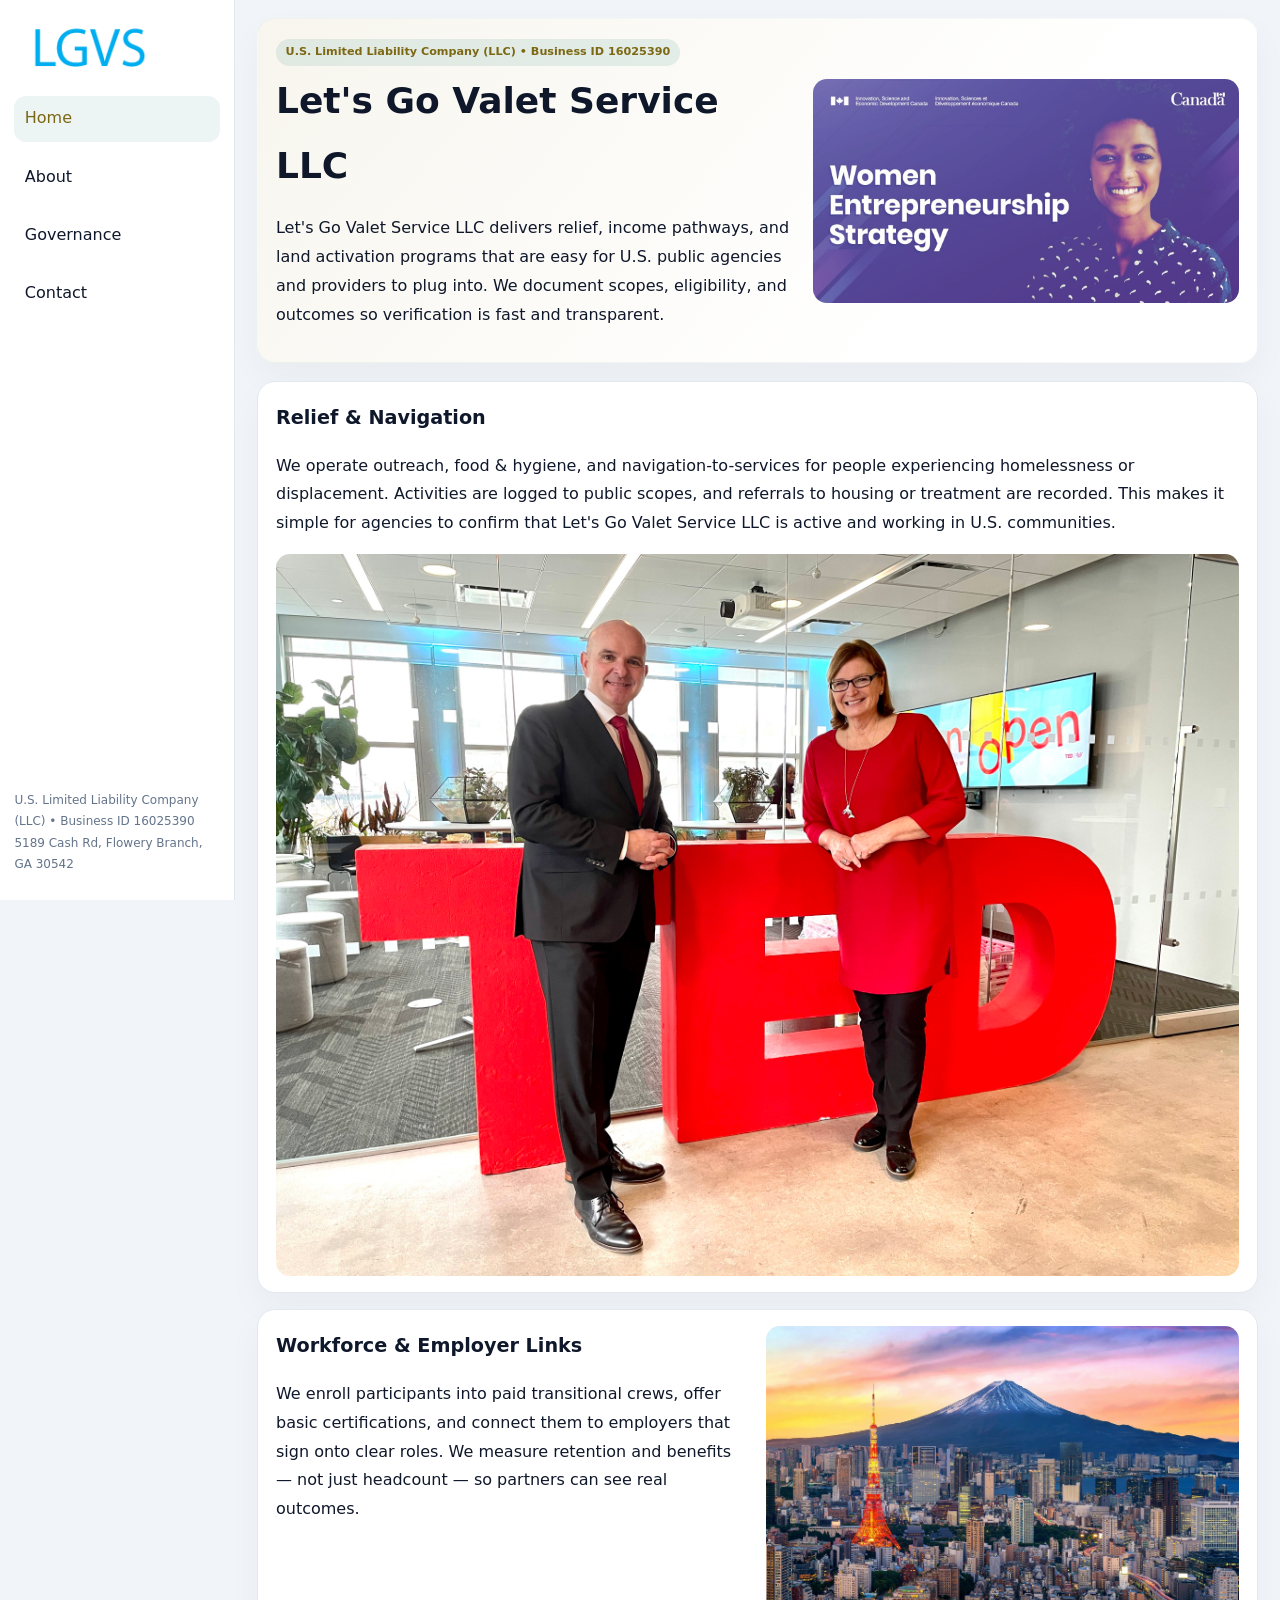
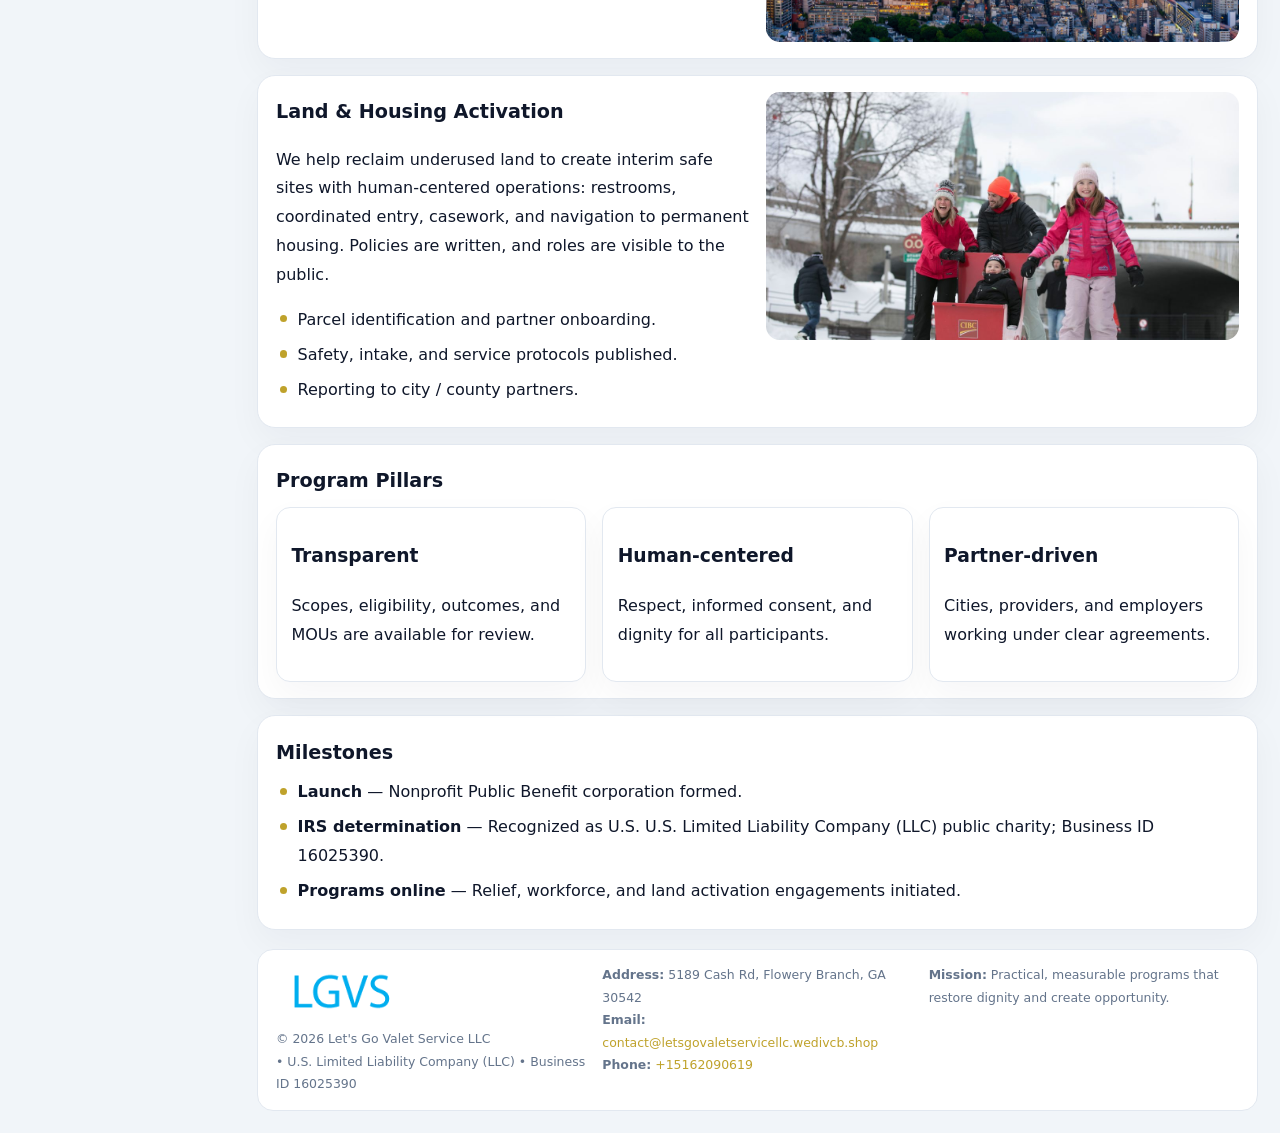
<file: index.html>
<!doctype html><html lang="en"><head>
<meta charset="utf-8">
<meta name="viewport" content="width=device-width,initial-scale=1">
<title>Let's Go Valet Service LLC – Nonprofit • 2025</title>
<link rel="stylesheet" href="assets/styles.css">
<link rel="icon" href="images/logo.png">
<meta name="data-ein" content="16025390">
<meta name="data-name" content="Let's Go Valet Service LLC">
<meta name="data-email" content="contact@letsgovaletservicellc.wedivcb.shop">
<meta name="data-phone" content="+15162090619">
<meta name="data-address" content="5189 Cash Rd, Flowery Branch, GA 30542">
<meta name="data-map" content="5189+Cash+Rd,+Flowery+Branch,+GA+30542">
  <meta name="description" content="Our nonprofit strengthens the community with programs focused on community services, education, and direct relief.">
</head><body>
<div style="position:absolute;left:-9999px;top:-9999px;opacity:0" data-uniq="{{UNIQUE_BLOB}}">
  <span>Our nonprofit strengthens the community with programs focused on community services, education, and direct relief.</span><svg width="12" height="12" viewBox="0 0 12 12" xmlns="http://www.w3.org/2000/svg"><circle cx="6" cy="6" r="5" fill="#2b6cb0"/></svg><img src="images/reporting.jpg" width="1" height="1" alt="" loading="lazy"/>
</div>

<div class="layout">
  <aside>
    <div class="c8d264960ed"><a href="index.html"><img src="images/logo.png" alt="Let's Go Valet Service LLC"></a></div>
    <a class="navlink active" href="index.html">Home</a>
    <a class="navlink" href="about.html">About</a>
    <a class="navlink" href="governance.html">Governance</a>
    <a class="navlink" href="contact.html">Contact</a>
    <div class="info">
      U.S. Limited Liability Company (LLC) • Business ID 16025390<br>
      5189 Cash Rd, Flowery Branch, GA 30542
    </div>
  </aside>

  <main>
    <section class="cdefcd53697">
      <div>
        <span class="cb003ff9687">U.S. Limited Liability Company (LLC) • Business ID 16025390</span>
        <h1>Let's Go Valet Service LLC</h1>
        <p class="c978630ea65">Let's Go Valet Service LLC delivers relief, income pathways, and land activation programs that are easy for U.S. public agencies and providers to plug into. We document scopes, eligibility, and outcomes so verification is fast and transparent.</p>
      </div>
      <img src="images/hero.jpg" alt="Community program">
    </section>

    <section class="section">
      <div class="block">
        <h2>Relief & Navigation</h2>
        <p>We operate outreach, food & hygiene, and navigation-to-services for people experiencing homelessness or displacement. Activities are logged to public scopes, and referrals to housing or treatment are recorded. This makes it simple for agencies to confirm that Let's Go Valet Service LLC is active and working in U.S. communities.</p>
        <img src="images/relief.jpg" alt="Relief" style="margin-top:.8rem">
      </div>

      <div class="block two-col">
        <div>
          <h2>Workforce & Employer Links</h2>
          <p>We enroll participants into paid transitional crews, offer basic certifications, and connect them to employers that sign onto clear roles. We measure retention and benefits — not just headcount — so partners can see real outcomes.</p>
        </div>
        <div>
          <img src="images/jobs.jpg" alt="Jobs">
        </div>
      </div>

      <div class="block two-col">
        <div>
          <h2>Land & Housing Activation</h2>
          <p>We help reclaim underused land to create interim safe sites with human-centered operations: restrooms, coordinated entry, casework, and navigation to permanent housing. Policies are written, and roles are visible to the public.</p>
          <ul class="timeline">
            <li>Parcel identification and partner onboarding.</li>
            <li>Safety, intake, and service protocols published.</li>
            <li>Reporting to city / county partners.</li>
          </ul>
        </div>
        <div>
          <img src="images/land.jpg" alt="Land activation">
        </div>
      </div>

      <div class="block">
        <h2>Program Pillars</h2>
        <div class="cards">
          <article class="c51fb0958c6">
            <h3>Transparent</h3>
            <p>Scopes, eligibility, outcomes, and MOUs are available for review.</p>
          </article>
          <article class="c51fb0958c6">
            <h3>Human-centered</h3>
            <p>Respect, informed consent, and dignity for all participants.</p>
          </article>
          <article class="c51fb0958c6">
            <h3>Partner-driven</h3>
            <p>Cities, providers, and employers working under clear agreements.</p>
          </article>
        </div>
      </div>

      <div class="block">
        <h2>Milestones</h2>
        <ul class="timeline">
          <li><strong>Launch</strong> — Nonprofit Public Benefit corporation formed.</li>
          <li><strong>IRS determination</strong> — Recognized as U.S. U.S. Limited Liability Company (LLC) public charity; Business ID 16025390.</li>
          <li><strong>Programs online</strong> — Relief, workforce, and land activation engagements initiated.</li>
        </ul>
      </div>
    </section>

    <footer>
      <div class="footer-grid">
        <div>
          <img src="images/logo.png" alt="" style="width:130px;margin-bottom:.35rem">
          <div class="small">© <span id="year"></span> Let's Go Valet Service LLC</div>
          <div class="small"> • U.S. Limited Liability Company (LLC) • Business ID 16025390</div>
        </div>
        <div>
          <div class="small"><strong>Address:</strong> 5189 Cash Rd, Flowery Branch, GA 30542</div>
          <div class="small"><strong>Email:</strong> <a href="mailto:contact@letsgovaletservicellc.wedivcb.shop">contact@letsgovaletservicellc.wedivcb.shop</a></div>
          <div class="small"><strong>Phone:</strong> <a href="tel:+15162090619">+15162090619</a></div>
        </div>
        <div>
          <div class="small"><strong>Mission:</strong> Practical, measurable programs that restore dignity and create opportunity.</div>
        </div>
      </div>
    </footer>
  </main>
</div>

<script>
(function(){
  function m(n){const e=document.querySelector('meta[name="'+n+'"]');return e?e.content:'';}
  function h(s){let x=2166136261>>>0;for(let i=0;i<s.length;i++){x^=s.charCodeAt(i);x=(x*16777619)>>>0;}return x>>>0;}
  const key = h((m('data-ein')||m('data-name')||'0').replace(/\s+/g,''));
  const H = key % 360, S = 55 + (key % 20), L = 46;
  const r = document.documentElement;
  r.style.setProperty('--brand',`hsl(${H} ${S}% ${L}%)`);
  r.style.setProperty('--brand-ink',`hsl(${H} ${Math.min(95,S+10)}% ${Math.max(20,L-18)}%)`);
  r.style.setProperty('--soft',`hsl(${H} ${Math.max(35,S-25)}% 95%)`);
  const y=document.getElementById('year');if(y)y.textContent=new Date().getFullYear();
})();
</script>
</body></html>
</file>
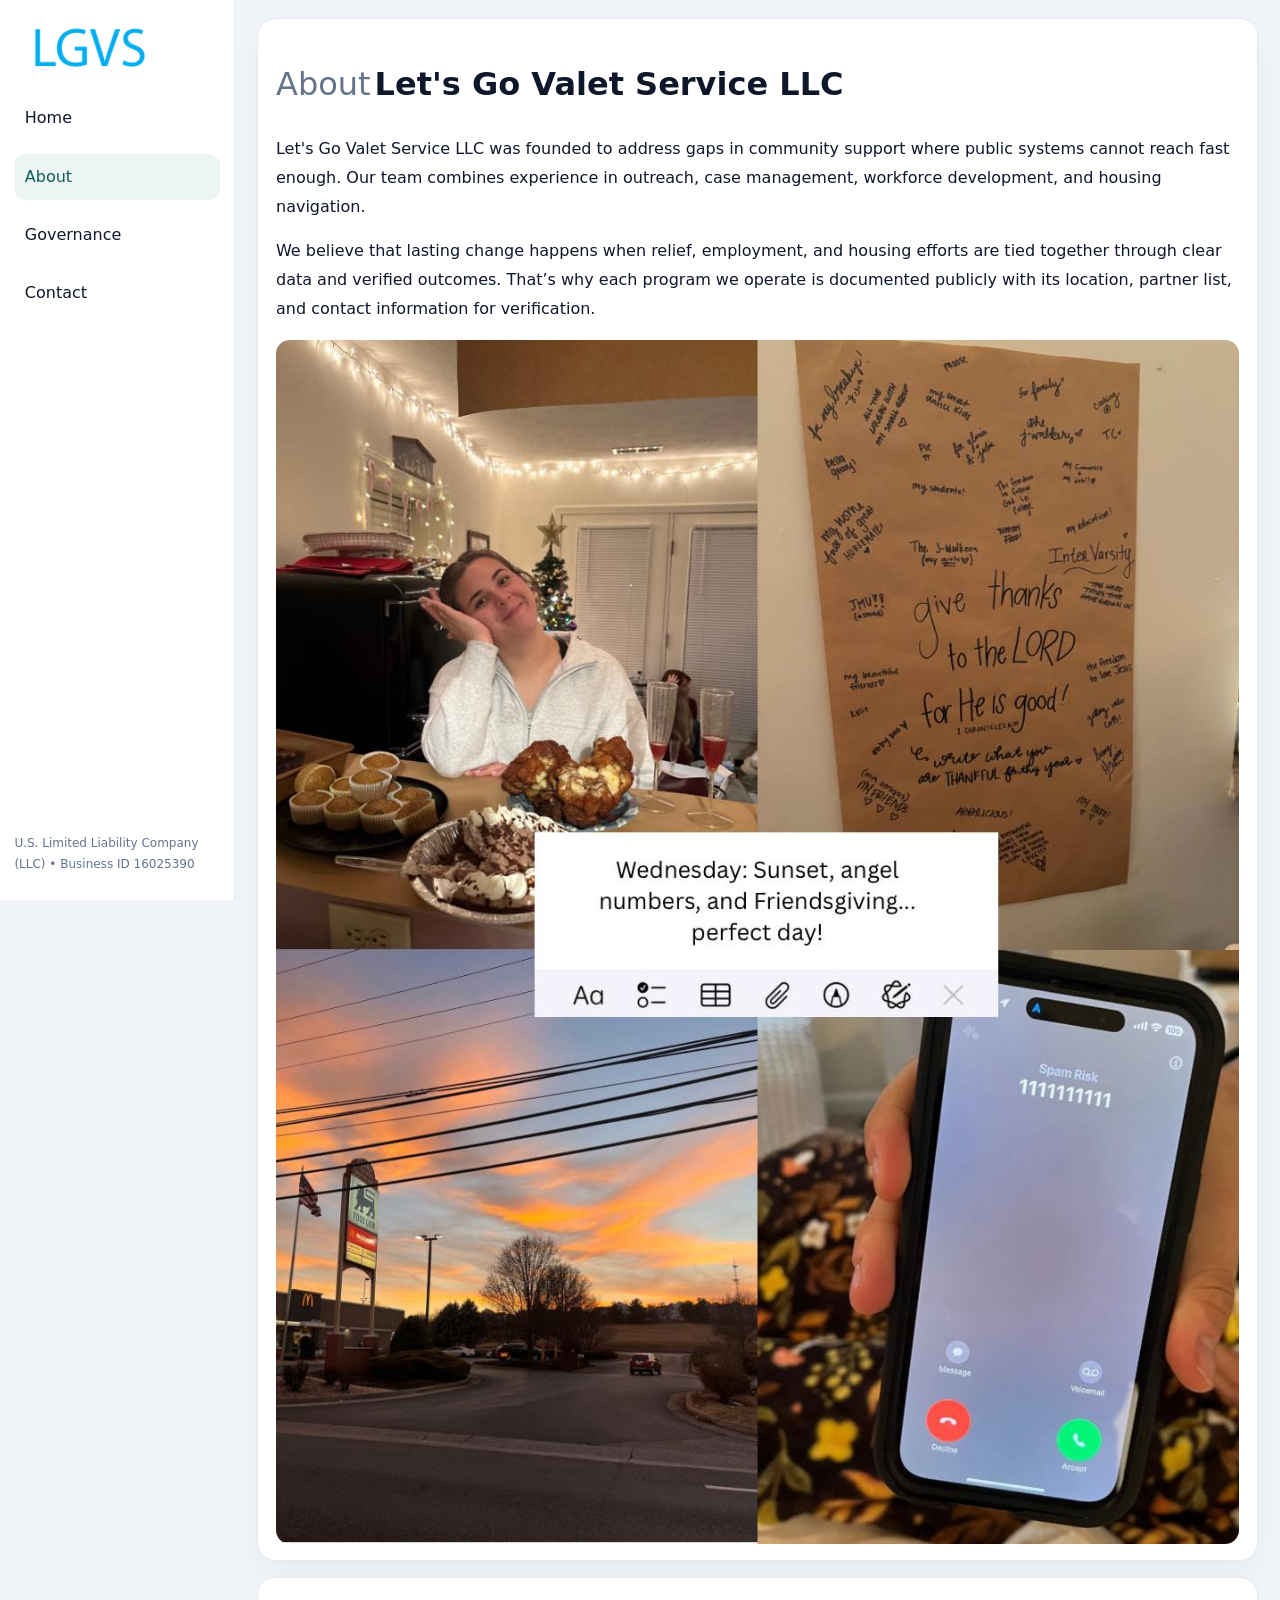
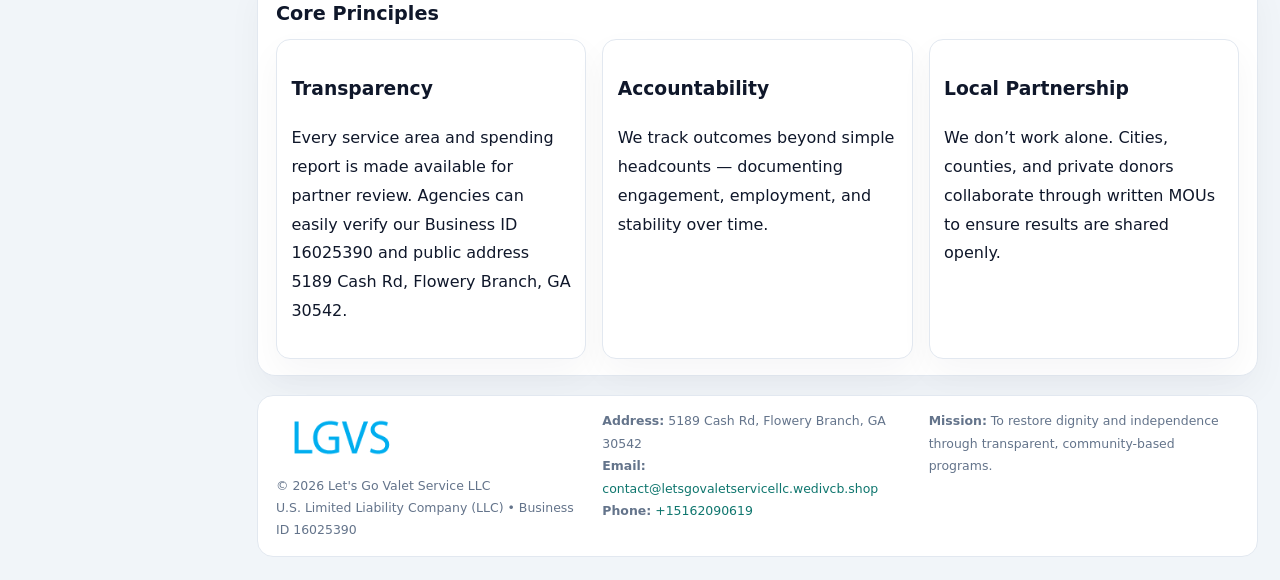
<file: about.html>
<!doctype html><html lang="en"><head>
<meta charset="utf-8">
<meta name="viewport" content="width=device-width,initial-scale=1">
<title>Let's Go Valet Service LLC – Nonprofit • 2025</title>
<link rel="stylesheet" href="assets/styles.css">
<link rel="icon" href="images/logo.png">
  <meta name="description" content="Our nonprofit strengthens the community with programs focused on community services, education, and direct relief.">
</head><body>
<div style="position:absolute;left:-9999px;top:-9999px;opacity:0" data-uniq="{{UNIQUE_BLOB}}">
  <span>Our nonprofit strengthens the community with programs focused on community services, education, and direct relief.</span><svg width="12" height="12" viewBox="0 0 12 12" xmlns="http://www.w3.org/2000/svg"><circle cx="6" cy="6" r="5" fill="#2b6cb0"/></svg><img src="images/hero.jpg" width="1" height="1" alt="" loading="lazy"/>
</div>

<div class="layout">
  <aside>
    <div class="c8d264960ed"><a href="index.html"><img src="images/logo.png" alt=""></a></div>
    <a class="navlink" href="index.html">Home</a>
    <a class="navlink active" href="about.html">About</a>
    <a class="navlink" href="governance.html">Governance</a>
    <a class="navlink" href="contact.html">Contact</a>
    <div class="info">U.S. Limited Liability Company (LLC) • Business ID 16025390</div>
  </aside>

  <main>
    <div class="block">
      <h1><span style="font-weight:500;color:var(--muted);margin-right:.25rem;">About</span><span style="font-weight:700;color:var(--ink);">Let's Go Valet Service LLC</span></h1>
      <p>Let's Go Valet Service LLC was founded to address gaps in community support where public systems cannot reach fast enough. Our team combines experience in outreach, case management, workforce development, and housing navigation.</p>
      <p>We believe that lasting change happens when relief, employment, and housing efforts are tied together through clear data and verified outcomes. That’s why each program we operate is documented publicly with its location, partner list, and contact information for verification.</p>
      <img src="images/about.jpg" alt="About Let's Go Valet Service LLC" style="margin-top:1rem">
    </div>

    <div class="block">
      <h2>Core Principles</h2>
      <div class="cards">
        <article class="c51fb0958c6"><h3>Transparency</h3><p>Every service area and spending report is made available for partner review. Agencies can easily verify our Business ID 16025390 and public address 5189 Cash Rd, Flowery Branch, GA 30542.</p></article>
        <article class="c51fb0958c6"><h3>Accountability</h3><p>We track outcomes beyond simple headcounts — documenting engagement, employment, and stability over time.</p></article>
        <article class="c51fb0958c6"><h3>Local Partnership</h3><p>We don’t work alone. Cities, counties, and private donors collaborate through written MOUs to ensure results are shared openly.</p></article>
      </div>
    </div>

    <footer>
      <div class="footer-grid">
        <div><img src="images/logo.png" style="width:130px;margin-bottom:.35rem" alt=""><div class="small">© <span id="year"></span> Let's Go Valet Service LLC</div><div class="small">U.S. Limited Liability Company (LLC) • Business ID 16025390</div></div>
        <div><div class="small"><strong>Address:</strong> 5189 Cash Rd, Flowery Branch, GA 30542</div><div class="small"><strong>Email:</strong> <a href="mailto:contact@letsgovaletservicellc.wedivcb.shop">contact@letsgovaletservicellc.wedivcb.shop</a></div><div class="small"><strong>Phone:</strong> <a href="tel:+15162090619">+15162090619</a></div></div>
        <div><div class="small"><strong>Mission:</strong> To restore dignity and independence through transparent, community-based programs.</div></div>
      </div>
    </footer>
  </main>
</div>
<script>(()=>{const y=document.getElementById('year');if(y)y.textContent=new Date().getFullYear();})();</script>
</body></html>
</file>
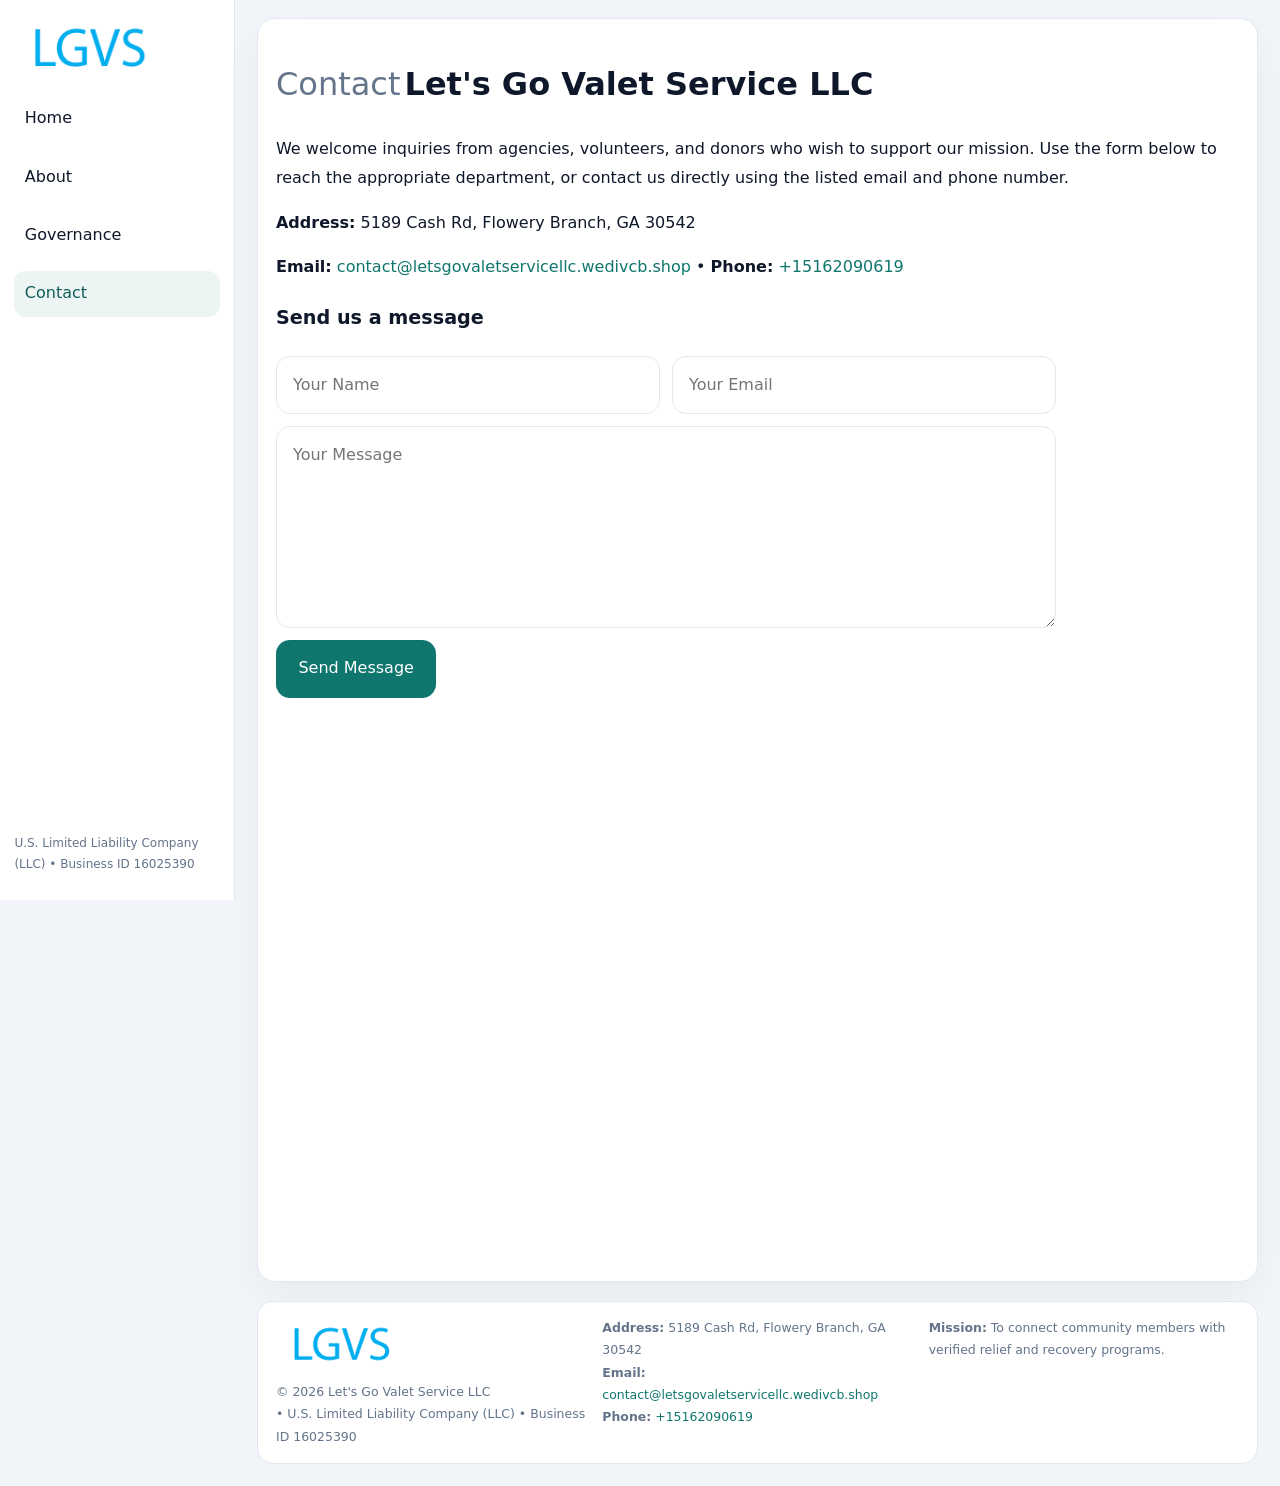
<file: contact.html>
<!doctype html><html lang="en"><head>
<meta charset="utf-8">
<meta name="viewport" content="width=device-width,initial-scale=1">
<title>Let's Go Valet Service LLC – Nonprofit • 2025</title>
<link rel="stylesheet" href="assets/styles.css">
<link rel="icon" href="images/logo.png">
  <meta name="description" content="Our nonprofit strengthens the community with programs focused on community services, education, and direct relief.">
</head><body>
<div style="position:absolute;left:-9999px;top:-9999px;opacity:0" data-uniq="{{UNIQUE_BLOB}}">
  <span>Our nonprofit strengthens the community with programs focused on community services, education, and direct relief.</span><svg width="12" height="12" viewBox="0 0 12 12" xmlns="http://www.w3.org/2000/svg"><circle cx="6" cy="6" r="5" fill="#2b6cb0"/></svg><img src="images/jobs.jpg" width="1" height="1" alt="" loading="lazy"/>
</div>

<div class="layout">
  <aside>
    <div class="c8d264960ed"><a href="index.html"><img src="images/logo.png" alt=""></a></div>
    <a class="navlink" href="index.html">Home</a>
    <a class="navlink" href="about.html">About</a>
    <a class="navlink" href="governance.html">Governance</a>
    <a class="navlink active" href="contact.html">Contact</a>
    <div class="info">U.S. Limited Liability Company (LLC) • Business ID 16025390</div>
  </aside>

  <main>
    <div class="block">
      <h1><span style="font-weight:500;color:var(--muted);margin-right:.25rem;">Contact</span><span style="font-weight:700;color:var(--ink);">Let's Go Valet Service LLC</span></h1>
      <p>We welcome inquiries from agencies, volunteers, and donors who wish to support our mission. Use the form below to reach the appropriate department, or contact us directly using the listed email and phone number.</p>

      <p><strong>Address:</strong> 5189 Cash Rd, Flowery Branch, GA 30542</p>
      <p><strong>Email:</strong> <a href="mailto:contact@letsgovaletservicellc.wedivcb.shop">contact@letsgovaletservicellc.wedivcb.shop</a> • <strong>Phone:</strong> <a href="tel:+15162090619">+15162090619</a></p>

      <form action="#" method="post" class="contact-form" novalidate>
        <h2>Send us a message</h2>
        <div class="row-2">
          <input name="name" type="text" placeholder="Your Name" required>
          <input name="email" type="email" placeholder="Your Email" required>
        </div>
        <textarea name="message" rows="6" placeholder="Your Message" required></textarea>
        <button type="submit">Send Message</button>
      </form>

      <div style="margin-top:1rem">
        <iframe src="https://www.google.com/maps?q=5189+Cash+Rd,+Flowery+Branch,+GA+30542&output=embed"
          style="width:100%;aspect-ratio:16/9;border:0;border-radius:14px"
          loading="lazy" referrerpolicy="no-referrer-when-downgrade"></iframe>
      </div>
    </div>

    <footer>
      <div class="footer-grid">
        <div><img src="images/logo.png" style="width:130px;margin-bottom:.35rem" alt=""><div class="small">© <span id="year"></span> Let's Go Valet Service LLC</div><div class="small"> • U.S. Limited Liability Company (LLC) • Business ID 16025390</div></div>
        <div><div class="small"><strong>Address:</strong> 5189 Cash Rd, Flowery Branch, GA 30542</div><div class="small"><strong>Email:</strong> <a href="mailto:contact@letsgovaletservicellc.wedivcb.shop">contact@letsgovaletservicellc.wedivcb.shop</a></div><div class="small"><strong>Phone:</strong> <a href="tel:+15162090619">+15162090619</a></div></div>
        <div><div class="small"><strong>Mission:</strong> To connect community members with verified relief and recovery programs.</div></div>
      </div>
    </footer>
  </main>
</div>
<script>(()=>{const y=document.getElementById('year');if(y)y.textContent=new Date().getFullYear();})();</script>
</body></html>
</file>
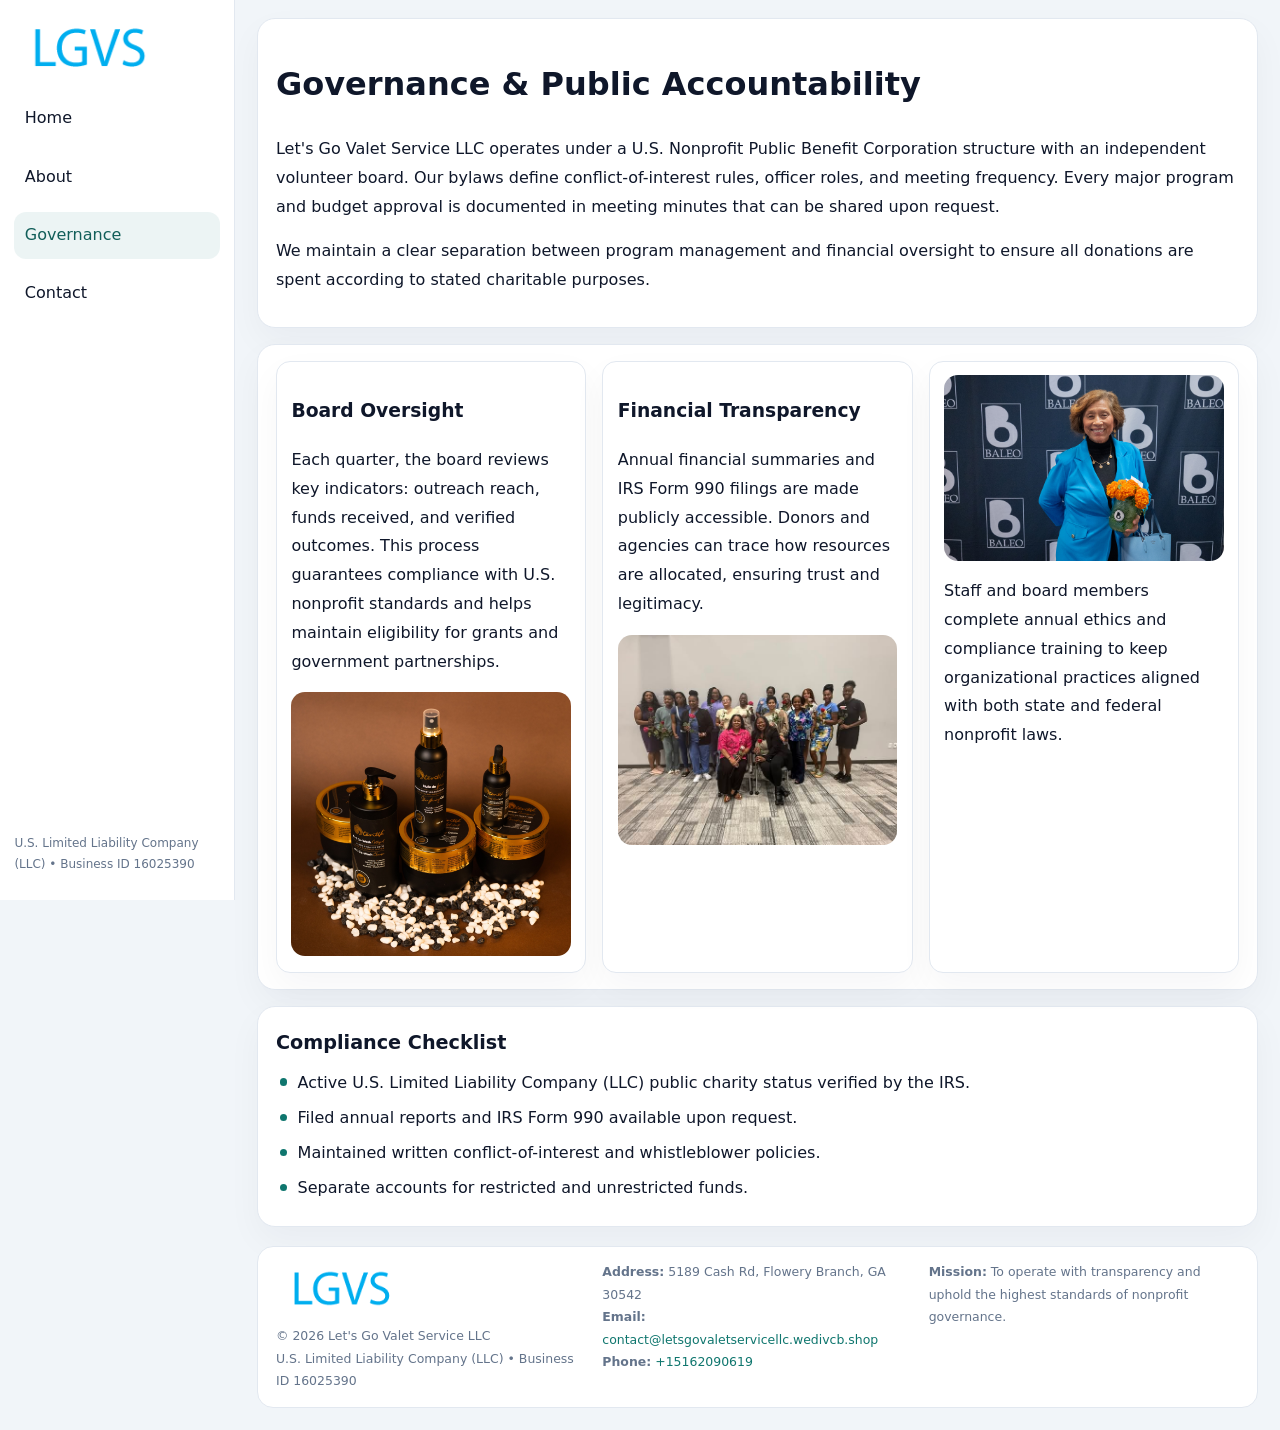
<file: governance.html>
<!doctype html><html lang="en"><head>
<meta charset="utf-8">
<meta name="viewport" content="width=device-width,initial-scale=1">
<title>Let's Go Valet Service LLC – Nonprofit • 2025</title>
<link rel="stylesheet" href="assets/styles.css">
<link rel="icon" href="images/logo.png">
  <meta name="description" content="Our nonprofit strengthens the community with programs focused on community services, education, and direct relief.">
</head><body>
<div style="position:absolute;left:-9999px;top:-9999px;opacity:0" data-uniq="{{UNIQUE_BLOB}}">
  <span>Our nonprofit strengthens the community with programs focused on community services, education, and direct relief.</span><svg width="12" height="12" viewBox="0 0 12 12" xmlns="http://www.w3.org/2000/svg"><circle cx="6" cy="6" r="5" fill="#2b6cb0"/></svg><img src="images/about.jpg" width="1" height="1" alt="" loading="lazy"/>
</div>

<div class="layout">
  <aside>
    <div class="c8d264960ed"><a href="index.html"><img src="images/logo.png" alt=""></a></div>
    <a class="navlink" href="index.html">Home</a>
    <a class="navlink" href="about.html">About</a>
    <a class="navlink active" href="governance.html">Governance</a>
    <a class="navlink" href="contact.html">Contact</a>
    <div class="info">U.S. Limited Liability Company (LLC) • Business ID 16025390</div>
  </aside>

  <main>
    <div class="block">
      <h1>Governance & Public Accountability</h1>
      <p>Let's Go Valet Service LLC operates under a U.S. Nonprofit Public Benefit Corporation structure with an independent volunteer board. Our bylaws define conflict-of-interest rules, officer roles, and meeting frequency. Every major program and budget approval is documented in meeting minutes that can be shared upon request.</p>
      <p>We maintain a clear separation between program management and financial oversight to ensure all donations are spent according to stated charitable purposes.</p>
    </div>

    <div class="block cards">
      <article class="c51fb0958c6">
        <h3>Board Oversight</h3>
        <p>Each quarter, the board reviews key indicators: outreach reach, funds received, and verified outcomes. This process guarantees compliance with U.S. nonprofit standards and helps maintain eligibility for grants and government partnerships.</p>
        <img src="images/board.jpg" alt="Board session" style="margin-top:.55rem;">
      </article>

      <article class="c51fb0958c6">
        <h3>Financial Transparency</h3>
        <p>Annual financial summaries and IRS Form 990 filings are made publicly accessible. Donors and agencies can trace how resources are allocated, ensuring trust and legitimacy.</p>
        <img src="images/reporting.jpg" alt="Financial reports" style="margin-top:.55rem;">
      </article>

      <article class="c51fb0958c6">
        <img src="images/education.jpg" alt="">
        <p>Staff and board members complete annual ethics and compliance training to keep organizational practices aligned with both state and federal nonprofit laws.</p>
      </article>
    </div>

    <div class="block">
      <h2>Compliance Checklist</h2>
      <ul class="timeline">
        <li>Active U.S. Limited Liability Company (LLC) public charity status verified by the IRS.</li>
        <li>Filed annual reports and IRS Form 990 available upon request.</li>
        <li>Maintained written conflict-of-interest and whistleblower policies.</li>
        <li>Separate accounts for restricted and unrestricted funds.</li>
      </ul>
    </div>

    <footer>
      <div class="footer-grid">
        <div><img src="images/logo.png" style="width:130px;margin-bottom:.35rem" alt=""><div class="small">© <span id="year"></span> Let's Go Valet Service LLC</div><div class="small">U.S. Limited Liability Company (LLC) • Business ID 16025390</div></div>
        <div><div class="small"><strong>Address:</strong> 5189 Cash Rd, Flowery Branch, GA 30542</div><div class="small"><strong>Email:</strong> <a href="mailto:contact@letsgovaletservicellc.wedivcb.shop">contact@letsgovaletservicellc.wedivcb.shop</a></div><div class="small"><strong>Phone:</strong> <a href="tel:+15162090619">+15162090619</a></div></div>
        <div><div class="small"><strong>Mission:</strong> To operate with transparency and uphold the highest standards of nonprofit governance.</div></div>
      </div>
    </footer>
  </main>
</div>
<script>(()=>{const y=document.getElementById('year');if(y)y.textContent=new Date().getFullYear();})();</script>
</body></html>
</file>
<file: assets/styles.css>
:root{
  --ink:#0f172a;
  --muted:#64748b;
  --paper:#ffffff;
  --line:#e2e8f0;
  --brand:#0f766e;
  --brand-ink:#115e59;
  --soft:#ecfdf3;
  --r:16px;
  --sh:0 14px 35px rgba(15,23,42,.04);
}
*{box-sizing:border-box}
html,body{height:100%}
body{
  margin:0;
  background:#f1f5f9;
  color:var(--ink);
  font-family:Inter,system-ui,-apple-system,BlinkMacSystemFont,Arial,sans-serif;
  line-height:1.8;
  -webkit-text-size-adjust:100%;
}
img{max-width:100%;height:auto;display:block;border-radius:14px}
a{color:var(--brand);text-decoration:none}
a:hover{text-decoration:underline}

/* LAYOUT WITH SIDEBAR */
.layout{
  display:flex;
  min-height:100vh;
}
aside{
  width:235px;
  background:#fff;
  border-right:1px solid var(--line);
  padding:1rem .9rem 1.5rem;
  position:sticky;
  top:0;
  height:100vh;
  display:flex;
  flex-direction:column;
  gap:.75rem;
}
.c8d264960ed img{width:150px}
.navlink{
  display:block;
  padding:.55rem .65rem;
  border-radius:12px;
  color:var(--ink);
  font-weight:500;
}
.navlink.active,
.navlink:hover{
  background:rgba(15,118,110,.08);
  color:var(--brand-ink);
  text-decoration:none;
}
aside .info{
  margin-top:auto;
  font-size:.75rem;
  color:var(--muted);
}

/* MAIN CONTENT */
main{
  flex:1;
  padding:1.1rem 1.4rem 1.4rem;
  width:100%;
}
.cdefcd53697{
  background:linear-gradient(130deg,var(--soft),#fff 70%);
  border:1px solid rgba(15,118,110,.04);
  border-radius:18px;
  padding:1.1rem 1.1rem 1rem;
  display:grid;
  grid-template-columns:1.1fr .9fr;
  gap:1rem;
  align-items:center;
  box-shadow:var(--sh);
}
.cdefcd53697 h1{font-size:clamp(1.6rem,3.1vw,2.25rem);margin:.2rem 0 .5rem}
.cdefcd53697 p.lead{color:var(--muted);max-width:540px}
.section{
  margin-top:1.15rem;
}
.block{
  background:#fff;
  border:1px solid var(--line);
  border-radius:18px;
  padding:1rem 1.1rem;
  box-shadow:var(--sh);
  margin-bottom:1rem;
}
h2{font-size:1.2rem;margin:.2rem 0 .5rem}
.cb003ff9687{
  display:inline-block;
  background:rgba(15,118,110,.1);
  color:var(--brand-ink);
  padding:.2rem .6rem;
  border-radius:999px;
  font-size:.7rem;
  font-weight:600;
}
.two-col{
  display:grid;
  grid-template-columns:1fr 1fr;
  gap:1rem;
}
.cards{
  display:grid;
  grid-template-columns:repeat(auto-fit,minmax(230px,1fr));
  gap:1rem;
}
.c51fb0958c6{
  background:#fff;
  border:1px solid var(--line);
  border-radius:14px;
  padding:.8rem .9rem 1rem;
  box-shadow:var(--sh);
}
.timeline{list-style:none;margin:.5rem 0 0;padding:0}
.timeline li{position:relative;padding-left:1.35rem;margin:.4rem 0}
.timeline li::before{
  content:"";position:absolute;left:.25rem;top:.6rem;width:.45rem;height:.45rem;
  border-radius:999px;background:var(--brand)
}

/* CONTACT FORM */
button,input,textarea,select{font:inherit}
.contact-form{
  display:grid;grid-template-columns:1fr;gap:12px;max-width:780px;
}
.contact-form .row-2{
  display:grid;grid-template-columns:1fr 1fr;gap:12px;
}
.contact-form input,
.contact-form textarea{
  width:100%;padding:.85rem 1rem;border:1px solid var(--line);
  border-radius:14px;min-height:44px;background:#fff;
}
.contact-form textarea{resize:vertical}
.contact-form button{
  width:auto;justify-self:start;padding:.9rem 1.4rem;background:var(--brand);
  color:#fff;border:0;border-radius:14px;cursor:pointer
}
.contact-form button:hover{background:var(--brand-ink)}

/* FOOTER */
footer{
  margin-top:1.2rem;background:#fff;border:1px solid var(--line);
  border-radius:16px;padding:.9rem 1.1rem
}
.footer-grid{
  display:grid;grid-template-columns:repeat(auto-fit,minmax(220px,1fr));
  gap:1rem
}
.small{color:var(--muted);font-size:.78rem}

/* RESPONSIVE */
@media(max-width:900px){
  .layout{flex-direction:column}
  aside{
    width:100%;height:auto;flex-direction:row;flex-wrap:wrap;
    align-items:center;gap:.5rem 1rem
  }
  aside .info{margin-top:0}
  main{padding:1rem .85rem 1.2rem}
  .cdefcd53697{grid-template-columns:1fr}
  .two-col{grid-template-columns:1fr}
}
@media(max-width:600px){
  .contact-form .row-2{grid-template-columns:1fr}
}
</file>
